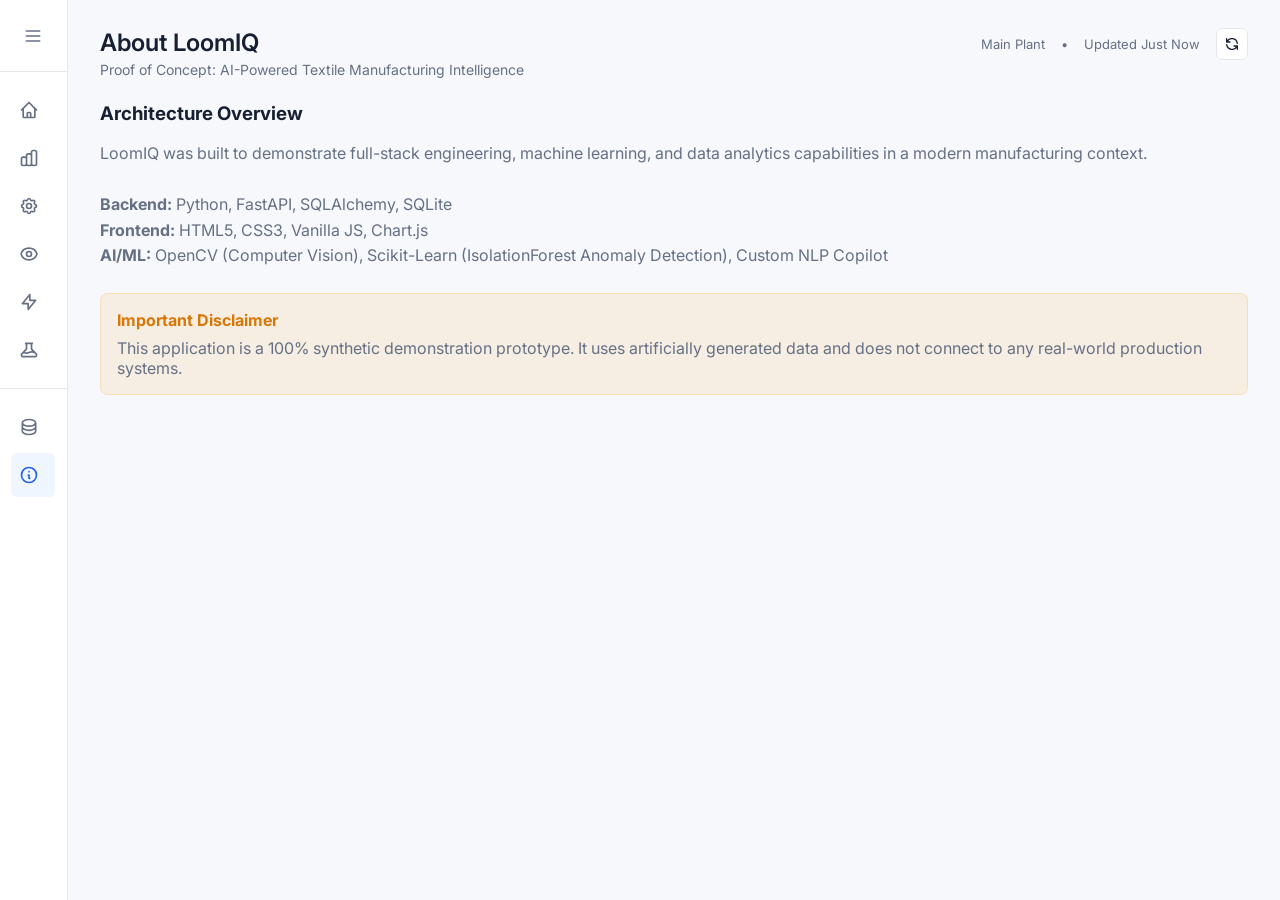
<file: frontend/about.html>
<!DOCTYPE html>
<html lang="en">
<head>
    <meta charset="UTF-8">
    <meta name="viewport" content="width=device-width, initial-scale=1.0">
    <title>LoomIQ | About</title>
    <link href="https://fonts.googleapis.com/css2?family=Inter:wght@300;400;500;600;700&display=swap" rel="stylesheet">
    <link rel="stylesheet" href="css/styles.css">
    <link rel="stylesheet" href="css/responsive.css">
</head>
<body>
    <div class="app-container">
        <!-- Sidebar -->
        <aside id="sidebar-mount" class="sidebar collapsed"></aside>

        <!-- Main Content -->
        <main class="main-content">
            <header class="top-header">
                <div class="header-titles">
                    <h1>About LoomIQ</h1>
                    <p>Proof of Concept: AI-Powered Textile Manufacturing Intelligence</p>
                </div>
            <div class="header-actions">
                    <span>Main Plant</span>
                    <span>•</span>
                    <span id="current-date">Updated Just Now</span>
                    <button class="btn btn-secondary" onclick="location.reload()" aria-label="Refresh" style="padding: 6px; height: 32px; width: 32px;">
                        <svg width="16" height="16" fill="none" stroke="currentColor" stroke-width="2" viewBox="0 0 24 24"><path stroke-linecap="round" stroke-linejoin="round" d="M4 4v5h.582m15.356 2A8.001 8.001 0 004.582 9m0 0H9m11 11v-5h-.581m0 0a8.003 8.003 0 01-15.357-2m15.357 2H15"></path></svg>
                    </button>
                </div>
            </header>

            <div class="alerts-section">
                <h3 style="margin-bottom: 16px;">Architecture Overview</h3>
                <p style="color: var(--text-secondary); line-height: 1.6; margin-bottom: 24px;">
                    LoomIQ was built to demonstrate full-stack engineering, machine learning, and data analytics capabilities in a modern manufacturing context. 
                    <br><br>
                    <strong>Backend:</strong> Python, FastAPI, SQLAlchemy, SQLite<br>
                    <strong>Frontend:</strong> HTML5, CSS3, Vanilla JS, Chart.js<br>
                    <strong>AI/ML:</strong> OpenCV (Computer Vision), Scikit-Learn (IsolationForest Anomaly Detection), Custom NLP Copilot
                </p>

                <div style="background: rgba(245, 158, 11, 0.1); border: 1px solid rgba(245, 158, 11, 0.2); padding: 16px; border-radius: 8px;">
                    <strong style="color: var(--warning);">Important Disclaimer</strong>
                    <p style="color: var(--text-secondary); margin-top: 8px;">
                        This application is a 100% synthetic demonstration prototype. It uses artificially generated data and does not connect to any real-world production systems.
                    </p>
                </div>
            </div>
        </main>
    </div>
    <script src="js/common.js"></script>
</body>
</html>
</file>
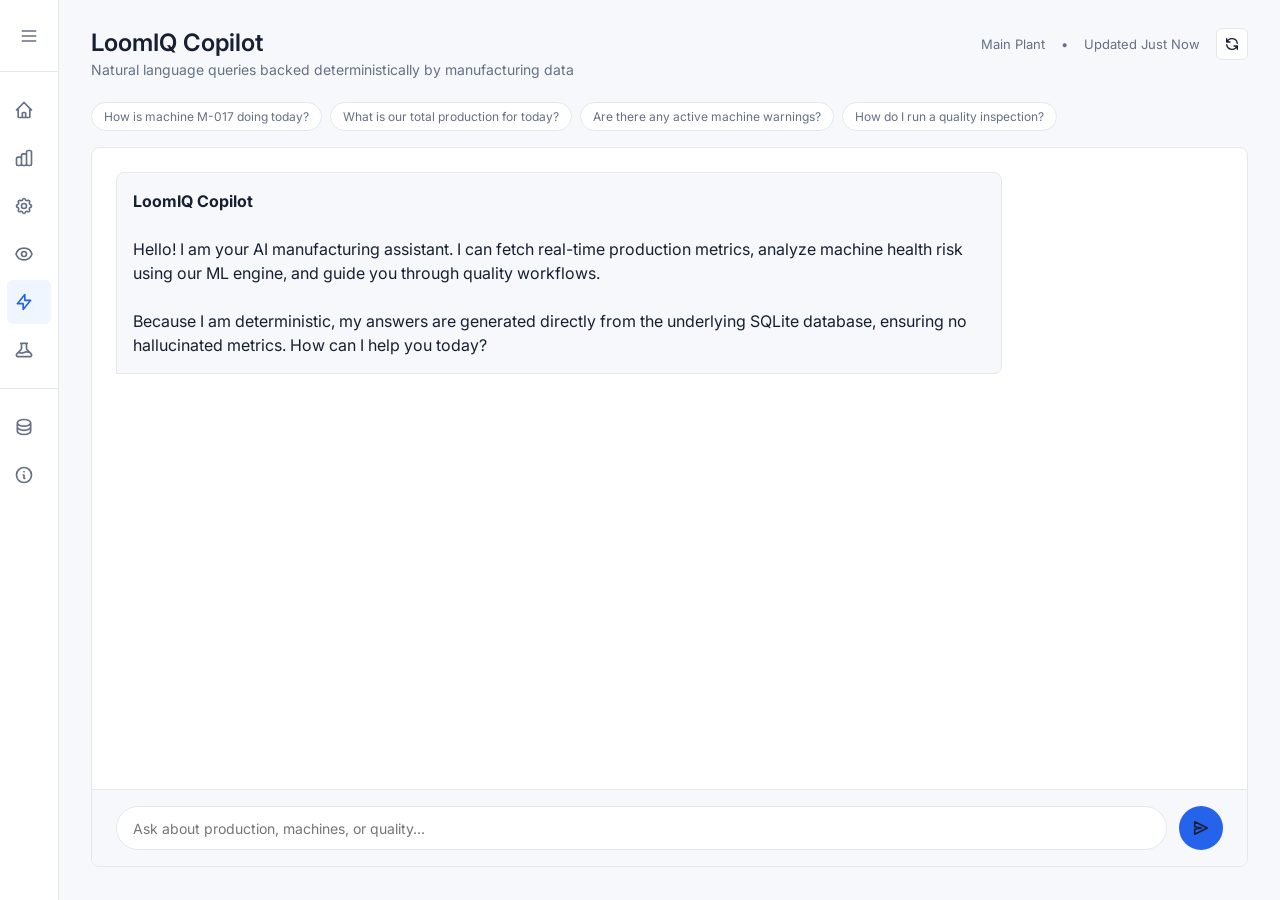
<file: frontend/copilot.html>
<!DOCTYPE html>
<html lang="en">
<head>
    <meta charset="UTF-8">
    <meta name="viewport" content="width=device-width, initial-scale=1.0">
    <title>LoomIQ | AI Copilot</title>
    <link href="https://fonts.googleapis.com/css2?family=Inter:wght@300;400;500;600;700&display=swap" rel="stylesheet">
    <link rel="stylesheet" href="css/styles.css">
    <link rel="stylesheet" href="css/responsive.css">
    <style>
        .chat-container {
            display: flex;
            flex-direction: column;
            height: calc(100vh - 180px);
            background: var(--card-bg);
            border: 1px solid var(--border-color);
            border-radius: 8px;
            overflow: hidden;
        }
        
        .chat-history {
            flex-grow: 1;
            padding: 24px;
            overflow-y: auto;
            display: flex;
            flex-direction: column;
            gap: 16px;
        }
        
        .chat-message { max-width: 80%; padding: 16px; border-radius: 8px; line-height: 1.5; }
        .chat-message.user {
            background: var(--accent-blue-light);
            border: 1px solid rgba(59, 130, 246, 0.2);
            color: var(--text-primary);
            align-self: flex-end;
            border-bottom-right-radius: 0;
        }
        .chat-message.ai {
            background: var(--bg-main);
            border: 1px solid var(--border-color);
            color: var(--text-primary);
            align-self: flex-start;
            border-bottom-left-radius: 0;
        }
        
        .chat-message.ai strong { color: var(--text-primary); }
        .chat-message.ai a { color: var(--accent-blue); text-decoration: none; }
        .chat-message.ai ul { padding-left: 20px; margin-top: 8px; }
        
        .chat-input-area {
            padding: 16px 24px;
            background: var(--bg-main);
            border-top: 1px solid var(--border-color);
            display: flex;
            gap: 12px;
        }
        
        .chat-input {
            flex-grow: 1;
            background: white;
            border: 1px solid var(--border-color);
            color: var(--text-primary);
            padding: 12px 16px;
            border-radius: 24px;
            font-family: inherit;
            font-size: 14px;
            outline: none;
        }
        .chat-input:focus { border-color: var(--accent-blue); }
        
        .chat-send {
            background: var(--accent-blue);
            color: var(--text-primary);
            border: none;
            width: 44px;
            height: 44px;
            border-radius: 50%;
            cursor: pointer;
            display: flex;
            align-items: center;
            justify-content: center;
            transition: background 0.2s;
        }
        .chat-send:hover { background: #2563eb; }
        
        .suggestions {
            display: flex;
            gap: 8px;
            margin-bottom: 16px;
            flex-wrap: wrap;
        }
        .suggestion-chip {
            background: white;
            border: 1px solid var(--border-color);
            color: var(--text-secondary);
            padding: 6px 12px;
            border-radius: 16px;
            font-size: 12px;
            cursor: pointer;
            transition: all 0.2s;
        }
        .suggestion-chip:hover {
            background: var(--accent-blue-light);
            color: var(--accent-blue);
            border-color: rgba(59, 130, 246, 0.3);
        }
    </style>
</head>
<body>
    <div class="app-container">
        <!-- Sidebar -->
        <aside id="sidebar-mount" class="sidebar collapsed"></aside>

        <main class="main-content">
            <header class="top-header">
                <div class="header-titles">
                    <h1>LoomIQ Copilot</h1>
                    <p>Natural language queries backed deterministically by manufacturing data</p>
                </div>
            <div class="header-actions">
                    <span>Main Plant</span>
                    <span>•</span>
                    <span id="current-date">Updated Just Now</span>
                    <button class="btn btn-secondary" onclick="location.reload()" aria-label="Refresh" style="padding: 6px; height: 32px; width: 32px;">
                        <svg width="16" height="16" fill="none" stroke="currentColor" stroke-width="2" viewBox="0 0 24 24"><path stroke-linecap="round" stroke-linejoin="round" d="M4 4v5h.582m15.356 2A8.001 8.001 0 004.582 9m0 0H9m11 11v-5h-.581m0 0a8.003 8.003 0 01-15.357-2m15.357 2H15"></path></svg>
                    </button>
                </div>
            </header>

            <div class="suggestions">
                <div class="suggestion-chip" onclick="setInput('How is machine M-017 doing today?')">How is machine M-017 doing today?</div>
                <div class="suggestion-chip" onclick="setInput('What is our total production for today?')">What is our total production for today?</div>
                <div class="suggestion-chip" onclick="setInput('Are there any active machine warnings?')">Are there any active machine warnings?</div>
                <div class="suggestion-chip" onclick="setInput('How do I run a quality inspection?')">How do I run a quality inspection?</div>
            </div>

            <div class="chat-container">
                <div class="chat-history" id="chat-history">
                    <div class="chat-message ai">
                        <strong>LoomIQ Copilot</strong><br><br>
                        Hello! I am your AI manufacturing assistant. I can fetch real-time production metrics, analyze machine health risk using our ML engine, and guide you through quality workflows. 
                        <br><br>
                        Because I am deterministic, my answers are generated directly from the underlying SQLite database, ensuring no hallucinated metrics. How can I help you today?
                    </div>
                </div>
                
                <div class="chat-input-area">
                    <input type="text" class="chat-input" id="chat-input" placeholder="Ask about production, machines, or quality..." onkeypress="handleEnter(event)">
                    <button class="chat-send" onclick="sendMessage()">
                        <svg width="20" height="20" fill="none" stroke="currentColor" stroke-width="2" viewBox="0 0 24 24"><path stroke-linecap="round" stroke-linejoin="round" d="M4.5 19.5l15-7.5-15-7.5v6l8 1.5-8 1.5v6z"></path></svg>
                    </button>
                </div>
            </div>
        </main>
    </div>

    <script src="js/api.js"></script>
    <script src="js/common.js"></script>
    <script>
        function setInput(text) {
            document.getElementById('chat-input').value = text;
        }

        function handleEnter(e) {
            if(e.key === 'Enter') sendMessage();
        }

        function formatMarkdown(text) {
            let html = text.replace(/\*\*(.*?)\*\*/g, '<strong>$1</strong>');
            html = html.replace(/\n\n/g, '<br><br>');
            html = html.replace(/\n- (.*?)(?=\n|$)/g, '<br>• $1');
            html = html.replace(/\[(.*?)\]\((.*?)\)/g, '<a href="$2">$1</a>');
            return html;
        }

        async function sendMessage() {
            const inputEl = document.getElementById('chat-input');
            const text = inputEl.value.trim();
            if(!text) return;
            
            inputEl.value = '';
            
            const history = document.getElementById('chat-history');
            
            // Add user message
            const userMsg = document.createElement('div');
            userMsg.className = 'chat-message user';
            userMsg.textContent = text;
            history.appendChild(userMsg);
            
            // Add loading state
            const loadMsg = document.createElement('div');
            loadMsg.className = 'chat-message ai';
            loadMsg.innerHTML = '<div class="spinner" style="width:20px;height:20px;border-width:2px;margin:0;"></div>';
            history.appendChild(loadMsg);
            
            history.scrollTop = history.scrollHeight;
            
            try {
                const response = await fetch(`${API_BASE_URL}/copilot/ask`, {
                    method: 'POST',
                    headers: { 'Content-Type': 'application/json' },
                    body: JSON.stringify({ query: text })
                });
                
                const data = await response.json();
                
                // Replace loading with real answer
                history.removeChild(loadMsg);
                
                const aiMsg = document.createElement('div');
                aiMsg.className = 'chat-message ai';
                aiMsg.innerHTML = `<strong>LoomIQ Copilot</strong><br><br>${formatMarkdown(data.answer)}`;
                history.appendChild(aiMsg);
                
            } catch (error) {
                history.removeChild(loadMsg);
                const aiMsg = document.createElement('div');
                aiMsg.className = 'chat-message ai';
                aiMsg.style.color = 'var(--danger)';
                aiMsg.innerHTML = 'Sorry, I encountered an error connecting to the API.';
                history.appendChild(aiMsg);
            }
            
            history.scrollTop = history.scrollHeight;
        }
    </script>
</body>
</html>
</file>
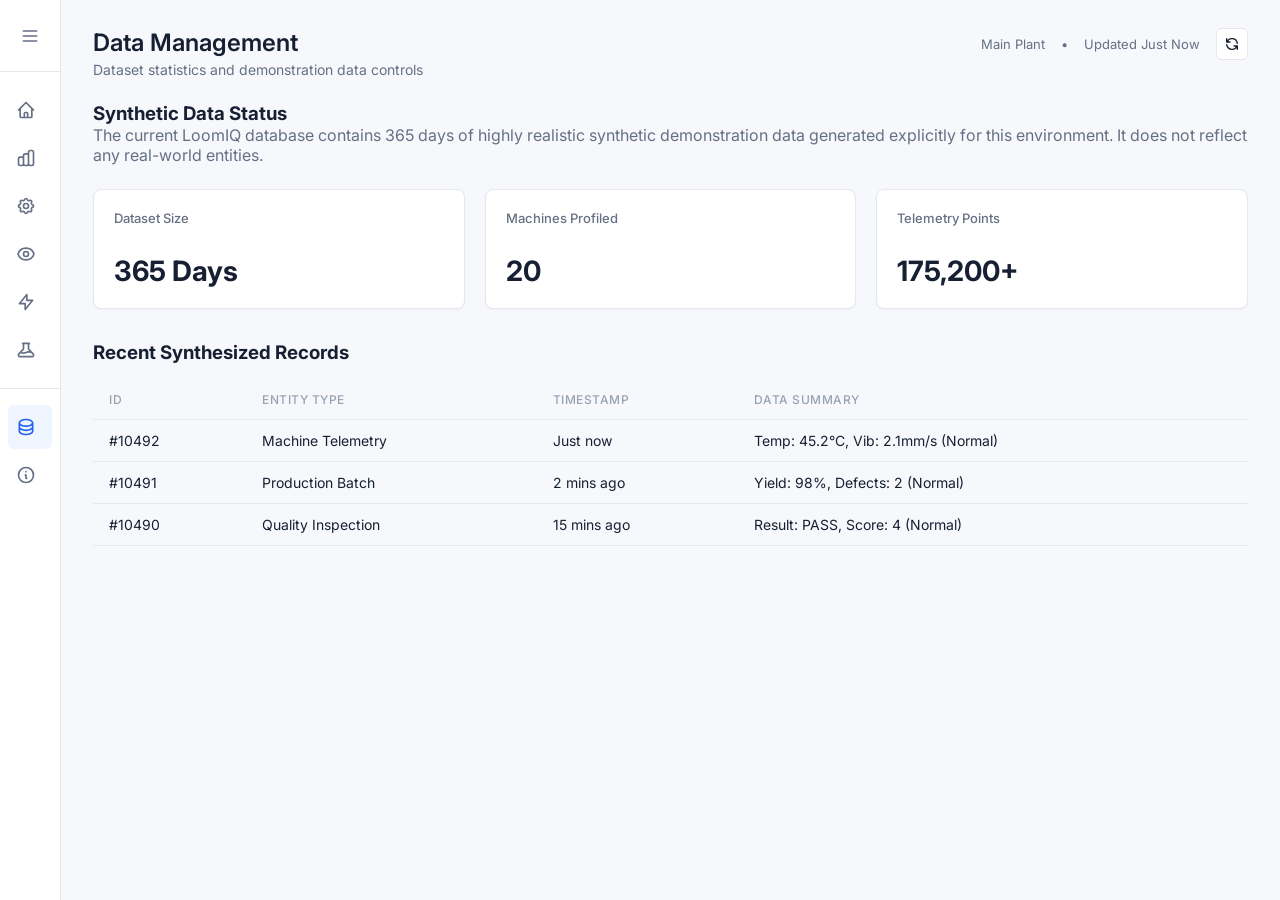
<file: frontend/data.html>
<!DOCTYPE html>
<html lang="en">
<head>
    <meta charset="UTF-8">
    <meta name="viewport" content="width=device-width, initial-scale=1.0">
    <title>LoomIQ | Data Management</title>
    <link href="https://fonts.googleapis.com/css2?family=Inter:wght@300;400;500;600;700&display=swap" rel="stylesheet">
    <link rel="stylesheet" href="css/styles.css">
    <link rel="stylesheet" href="css/responsive.css">
</head>
<body>
    <div class="app-container">
        <!-- Sidebar -->
        <aside id="sidebar-mount" class="sidebar collapsed"></aside>

        <!-- Main Content -->
        <main class="main-content">
            <header class="top-header">
                <div class="header-titles">
                    <h1>Data Management</h1>
                    <p>Dataset statistics and demonstration data controls</p>
                </div>
                <div class="header-actions">
                    <span>Main Plant</span>
                    <span>•</span>
                    <span id="current-date">Updated Just Now</span>
                    <button class="btn btn-secondary" onclick="location.reload()" aria-label="Refresh" style="padding: 6px; height: 32px; width: 32px;">
                        <svg width="16" height="16" fill="none" stroke="currentColor" stroke-width="2" viewBox="0 0 24 24"><path stroke-linecap="round" stroke-linejoin="round" d="M4 4v5h.582m15.356 2A8.001 8.001 0 004.582 9m0 0H9m11 11v-5h-.581m0 0a8.003 8.003 0 01-15.357-2m15.357 2H15"></path></svg>
                    </button>
                </div>
            </header>

            <div class="alerts-section">
                <h3>Synthetic Data Status</h3>
                <p style="color: var(--text-secondary); margin-bottom: 24px;">The current LoomIQ database contains 365 days of highly realistic synthetic demonstration data generated explicitly for this environment. It does not reflect any real-world entities.</p>
                
                <div class="kpi-row" style="margin-bottom: 32px;">
                    <div class="kpi-card">
                        <h3>Dataset Size</h3>
                        <div class="value">365 Days</div>
                    </div>
                    <div class="kpi-card">
                        <h3>Machines Profiled</h3>
                        <div class="value">20</div>
                    </div>
                    <div class="kpi-card">
                        <h3>Telemetry Points</h3>
                        <div class="value">175,200+</div>
                    </div>
                </div>

                <h3>Recent Synthesized Records</h3>
                <table class="enterprise-table" id="data-preview" style="margin-top: 16px;">
                    <thead>
                        <tr>
                            <th>ID</th>
                            <th>Entity Type</th>
                            <th>Timestamp</th>
                            <th>Data Summary</th>
                        </tr>
                    </thead>
                    <tbody>
                        <tr><td>#10492</td><td>Machine Telemetry</td><td>Just now</td><td>Temp: 45.2°C, Vib: 2.1mm/s (Normal)</td></tr>
                        <tr><td>#10491</td><td>Production Batch</td><td>2 mins ago</td><td>Yield: 98%, Defects: 2 (Normal)</td></tr>
                        <tr><td>#10490</td><td>Quality Inspection</td><td>15 mins ago</td><td>Result: PASS, Score: 4 (Normal)</td></tr>
                    </tbody>
                </table>
            </div>
        </main>
    </div>
    <script src="js/common.js"></script>
</body>
</html>
</file>
<file: frontend/css/styles.css>
:root {
    --bg-main: #F6F8FB;
    --sidebar-bg: #FFFFFF;
    --card-bg: #FFFFFF;
    --text-primary: #172033;
    --text-secondary: #667085;
    --text-muted: #98A2B3;
    --accent-blue: #2563EB;
    --accent-blue-hover: #1D4ED8;
    --accent-blue-light: #EFF6FF;
    --success: #16A34A;
    --success-light: #DCFCE7;
    --warning: #D97706;
    --warning-light: #FEF3C7;
    --danger: #DC2626;
    --danger-light: #FEE2E2;
    --border-color: #E5E7EB;
    --shadow-sm: 0 1px 2px rgba(16,24,40,0.04);
}

* { margin: 0; padding: 0; box-sizing: border-box; }
body {
    font-family: 'Inter', sans-serif;
    background-color: var(--bg-main);
    color: var(--text-primary);
    overflow-x: hidden;
}

.app-container {
    display: flex;
    min-height: 100vh;
}

/* Sidebar */
.sidebar {
    background-color: var(--sidebar-bg);
    border-right: 1px solid var(--border-color);
    display: flex;
    flex-direction: column;
    transition: width 0.25s cubic-bezier(0.4, 0, 0.2, 1);
    position: relative;
    z-index: 100;
}
.sidebar.collapsed { width: 70px; }
.sidebar.expanded { width: 240px; }

.sidebar-header {
    display: flex;
    align-items: center;
    justify-content: space-between;
    padding: 24px 20px;
    height: 72px;
    border-bottom: 1px solid var(--border-color);
}
.brand-container {
    display: flex;
    flex-direction: column;
    width: 0;
    overflow: hidden;
    opacity: 0;
    transition: opacity 0.2s;
    white-space: nowrap;
}
.sidebar.expanded .brand-container {
    width: auto;
    opacity: 1;
}
.brand-logo {
    font-size: 16px;
    font-weight: 700;
    color: var(--text-primary);
    letter-spacing: 1px;
}
.brand-tagline {
    font-size: 10px;
    color: var(--text-muted);
    margin-top: 2px;
}

.sidebar.collapsed .sidebar-header {
    justify-content: center;
    padding: 24px 0;
}
.sidebar.collapsed .brand-container {
    display: none;
}
.menu-btn {
    background: none;
    border: none;
    cursor: pointer;
    color: var(--text-secondary);
    padding: 6px;
    display: flex;
    align-items: center;
    justify-content: center;
    border-radius: 4px;
    transition: all 0.2s;
}
.menu-btn:hover {
    background: var(--bg-main);
    color: var(--text-primary);
}

.nav-menu {
    padding: 16px 0;
    flex-grow: 1;
    display: flex;
    flex-direction: column;
    align-items: center;
    gap: 4px;
}
.sidebar.expanded .nav-menu {
    align-items: stretch;
    padding: 16px 12px;
}

.nav-item {
    display: flex;
    align-items: center;
    justify-content: center;
    width: 44px;
    height: 44px;
    border-radius: 6px;
    color: var(--text-secondary);
    text-decoration: none;
    transition: all 0.15s;
    position: relative;
    border-left: 3px solid transparent;
}
.sidebar.expanded .nav-item {
    width: 100%;
    justify-content: flex-start;
    padding-left: 12px;
    padding-right: 12px;
}
.nav-item:hover {
    background: var(--bg-main);
    color: var(--text-primary);
}
.nav-item svg {
    flex-shrink: 0;
}

/* Active State */
.nav-item.active {
    background: var(--accent-blue-light);
    color: var(--accent-blue);
    border-left: 3px solid var(--accent-blue);
}
.sidebar.collapsed .nav-item.active {
    border-left: 3px solid transparent;
}

.nav-label {
    font-size: 14px;
    font-weight: 500;
    margin-left: 12px;
    opacity: 0;
    visibility: hidden;
    white-space: nowrap;
    width: 0;
    overflow: hidden;
    display: block;
}
.sidebar.expanded .nav-label {
    opacity: 1;
    visibility: visible;
    width: auto;
    flex: 1;
    text-overflow: ellipsis;
}
.nav-tooltip {
    position: absolute;
    left: 60px;
    top: 50%;
    transform: translateY(-50%);
    background: var(--text-primary);
    color: white;
    padding: 6px 10px;
    border-radius: 4px;
    font-size: 12px;
    white-space: nowrap;
    opacity: 0;
    visibility: hidden;
    pointer-events: none;
    transition: opacity 0.2s;
    z-index: 200;
}
.sidebar.collapsed .nav-item:hover .nav-tooltip {
    opacity: 1;
    visibility: visible;
}

.sidebar-divider {
    height: 1px;
    background-color: var(--border-color);
    margin: 12px 0;
    width: 100%;
}

/* Main */
.main-content {
    flex-grow: 1;
    display: flex;
    flex-direction: column;
    padding: 28px 32px;
    overflow-y: auto;
}

.grid-12 {
    display: grid;
    grid-template-columns: repeat(12, minmax(0, 1fr));
    gap: 24px;
    margin-bottom: 24px;
}
.col-span-3 { grid-column: span 3; }
.col-span-4 { grid-column: span 4; }
.col-span-6 { grid-column: span 6; }
.col-span-8 { grid-column: span 8; }
.col-span-12 { grid-column: span 12; }

/* Dashboard Grid (Legacy) - Kept for compatibility if used elsewhere */
.dashboard-grid {
    display: grid;
    grid-template-columns: 3fr 1fr;
    gap: 24px;
}

.top-header {
    display: flex;
    justify-content: space-between;
    align-items: flex-start;
    margin-bottom: 24px;
}
.header-titles h1 {
    font-size: 24px;
    font-weight: 600;
    margin-bottom: 4px;
    color: var(--text-primary);
}
.header-titles p {
    color: var(--text-secondary);
    font-size: 14px;
}
.header-actions {
    display: flex;
    align-items: center;
    gap: 16px;
    font-size: 13px;
    color: var(--text-secondary);
}

.btn {
    display: inline-flex;
    align-items: center;
    justify-content: center;
    padding: 8px 16px;
    border-radius: 6px;
    font-size: 14px;
    font-weight: 500;
    cursor: pointer;
    transition: all 0.2s;
    border: 1px solid transparent;
}
.btn-primary {
    background-color: var(--accent-blue);
    color: white;
}
.btn-primary:hover {
    background-color: var(--accent-blue-hover);
}
.btn-secondary {
    background-color: white;
    border-color: var(--border-color);
    color: var(--text-primary);
}
.btn-secondary:hover {
    background-color: var(--bg-main);
}
.btn-danger {
    background-color: var(--danger);
    color: white;
}

.kpi-row {
    display: grid;
    grid-template-columns: repeat(auto-fit, minmax(200px, 1fr));
    gap: 20px;
    margin-bottom: 24px;
}
.kpi-card {
    background: var(--card-bg);
    border: 1px solid var(--border-color);
    border-radius: 8px;
    padding: 20px;
    box-shadow: var(--shadow-sm);
    height: 120px;
    display: flex;
    flex-direction: column;
    justify-content: space-between;
}
.kpi-card h3 {
    font-size: 13px;
    color: var(--text-secondary);
    font-weight: 500;
}
.kpi-value-row {
    display: flex;
    align-items: baseline;
    justify-content: space-between;
}
.kpi-card .value {
    font-size: 28px;
    font-weight: 700;
    color: var(--text-primary);
}
.kpi-trend {
    font-size: 13px;
    font-weight: 500;
}
.kpi-trend.positive { color: var(--success); }
.kpi-trend.negative { color: var(--danger); }
.kpi-trend.neutral { color: var(--text-secondary); }
.kpi-subtext {
    font-size: 12px;
    color: var(--text-muted);
    margin-top: 4px;
}

.charts-row {
    display: grid;
    grid-template-columns: 2fr 1fr;
    gap: 24px;
    margin-bottom: 24px;
}
.chart-card, .data-card {
    background: var(--card-bg);
    border: 1px solid var(--border-color);
    border-radius: 8px;
    padding: 24px;
    box-shadow: var(--shadow-sm);
    position: relative;
    display: flex;
    flex-direction: column;
}
.chart-container {
    position: relative;
    flex-grow: 1;
    width: 100%;
    min-height: 0;
}
.chart-card h3, .data-card h3 {
    font-size: 16px;
    margin-bottom: 16px;
    color: var(--text-primary);
    font-weight: 600;
}

.filters-bar {
    display: flex;
    gap: 16px;
    align-items: flex-end;
    background: var(--card-bg);
    border: 1px solid var(--border-color);
    border-radius: 8px;
    padding: 16px 20px;
    margin-bottom: 24px;
    box-shadow: var(--shadow-sm);
}
.filter-group {
    display: flex;
    flex-direction: column;
    gap: 6px;
}
.filter-group label {
    font-size: 12px;
    font-weight: 500;
    color: var(--text-secondary);
}
.filter-group select, .filter-group input {
    height: 38px;
    padding: 0 12px;
    border: 1px solid var(--border-color);
    border-radius: 6px;
    background-color: white;
    color: var(--text-primary);
    font-size: 14px;
    font-family: inherit;
    outline: none;
}
.filter-group select:focus, .filter-group input:focus {
    border-color: var(--accent-blue);
    box-shadow: 0 0 0 2px var(--accent-blue-light);
}

.badge {
    display: inline-flex;
    align-items: center;
    padding: 2px 8px;
    border-radius: 12px;
    font-size: 12px;
    font-weight: 500;
}
.badge-healthy, .badge-success {
    background-color: var(--success-light);
    color: var(--success);
}
.badge-attention, .badge-warning {
    background-color: var(--warning-light);
    color: var(--warning);
}
.badge-high-risk, .badge-danger {
    background-color: var(--danger-light);
    color: var(--danger);
}
.badge-normal, .badge-info {
    background-color: var(--bg-main);
    color: var(--text-secondary);
}

table.enterprise-table {
    width: 100%;
    border-collapse: collapse;
}
table.enterprise-table th {
    text-align: left;
    padding: 12px 16px;
    font-size: 12px;
    font-weight: 500;
    color: var(--text-muted);
    border-bottom: 1px solid var(--border-color);
    text-transform: uppercase;
    letter-spacing: 0.5px;
}
table.enterprise-table td {
    padding: 12px 16px;
    font-size: 14px;
    color: var(--text-primary);
    border-bottom: 1px solid var(--border-color);
}
table.enterprise-table tbody tr:hover {
    background-color: var(--bg-main);
}
table.enterprise-table th.right-align, 
table.enterprise-table td.right-align {
    text-align: right;
}

.alerts-list {
    display: flex;
    flex-direction: column;
    gap: 12px;
}
.alert-item {
    display: flex;
    align-items: flex-start;
    padding: 16px;
    background: white;
    border-radius: 6px;
    border: 1px solid var(--border-color);
    border-left: 4px solid var(--border-color);
}
.alert-item.critical { border-left-color: var(--danger); }
.alert-item.warning { border-left-color: var(--warning); }
.alert-item.info { border-left-color: var(--accent-blue); }

.alert-icon {
    flex-shrink: 0;
    margin-right: 12px;
    margin-top: 2px;
}
.alert-item.critical .alert-icon { color: var(--danger); }
.alert-item.warning .alert-icon { color: var(--warning); }
.alert-item.info .alert-icon { color: var(--accent-blue); }

.loading-overlay {
    display: flex;
    flex-direction: column;
    align-items: center;
    justify-content: center;
    flex-grow: 1;
}
.spinner {
    width: 32px; height: 32px;
    border: 3px solid var(--border-color);
    border-top-color: var(--accent-blue);
    border-radius: 50%;
    animation: spin 1s linear infinite;
    margin-bottom: 16px;
}
@keyframes spin { to { transform: rotate(360deg); } }
</file>
<file: frontend/css/responsive.css>
@media (max-width: 1024px) {
    .charts-row {
        grid-template-columns: 1fr;
    }
}
@media (max-width: 768px) {
    .app-container {
        flex-direction: row;
    }
    .sidebar {
        position: fixed;
        left: 0;
        top: 0;
        bottom: 0;
        z-index: 1000;
        height: 100vh;
        box-shadow: 2px 0 10px rgba(0,0,0,0.5);
    }
    .sidebar.expanded {
        width: 240px;
    }
    .main-content {
        padding: 16px;
        margin-left: 85px;
        width: calc(100% - 85px);
    }
    .kpi-row {
        grid-template-columns: repeat(2, 1fr);
    }
    /* Hide tooltips on mobile */
    .nav-tooltip {
        display: none !important;
    }
}
</file>
